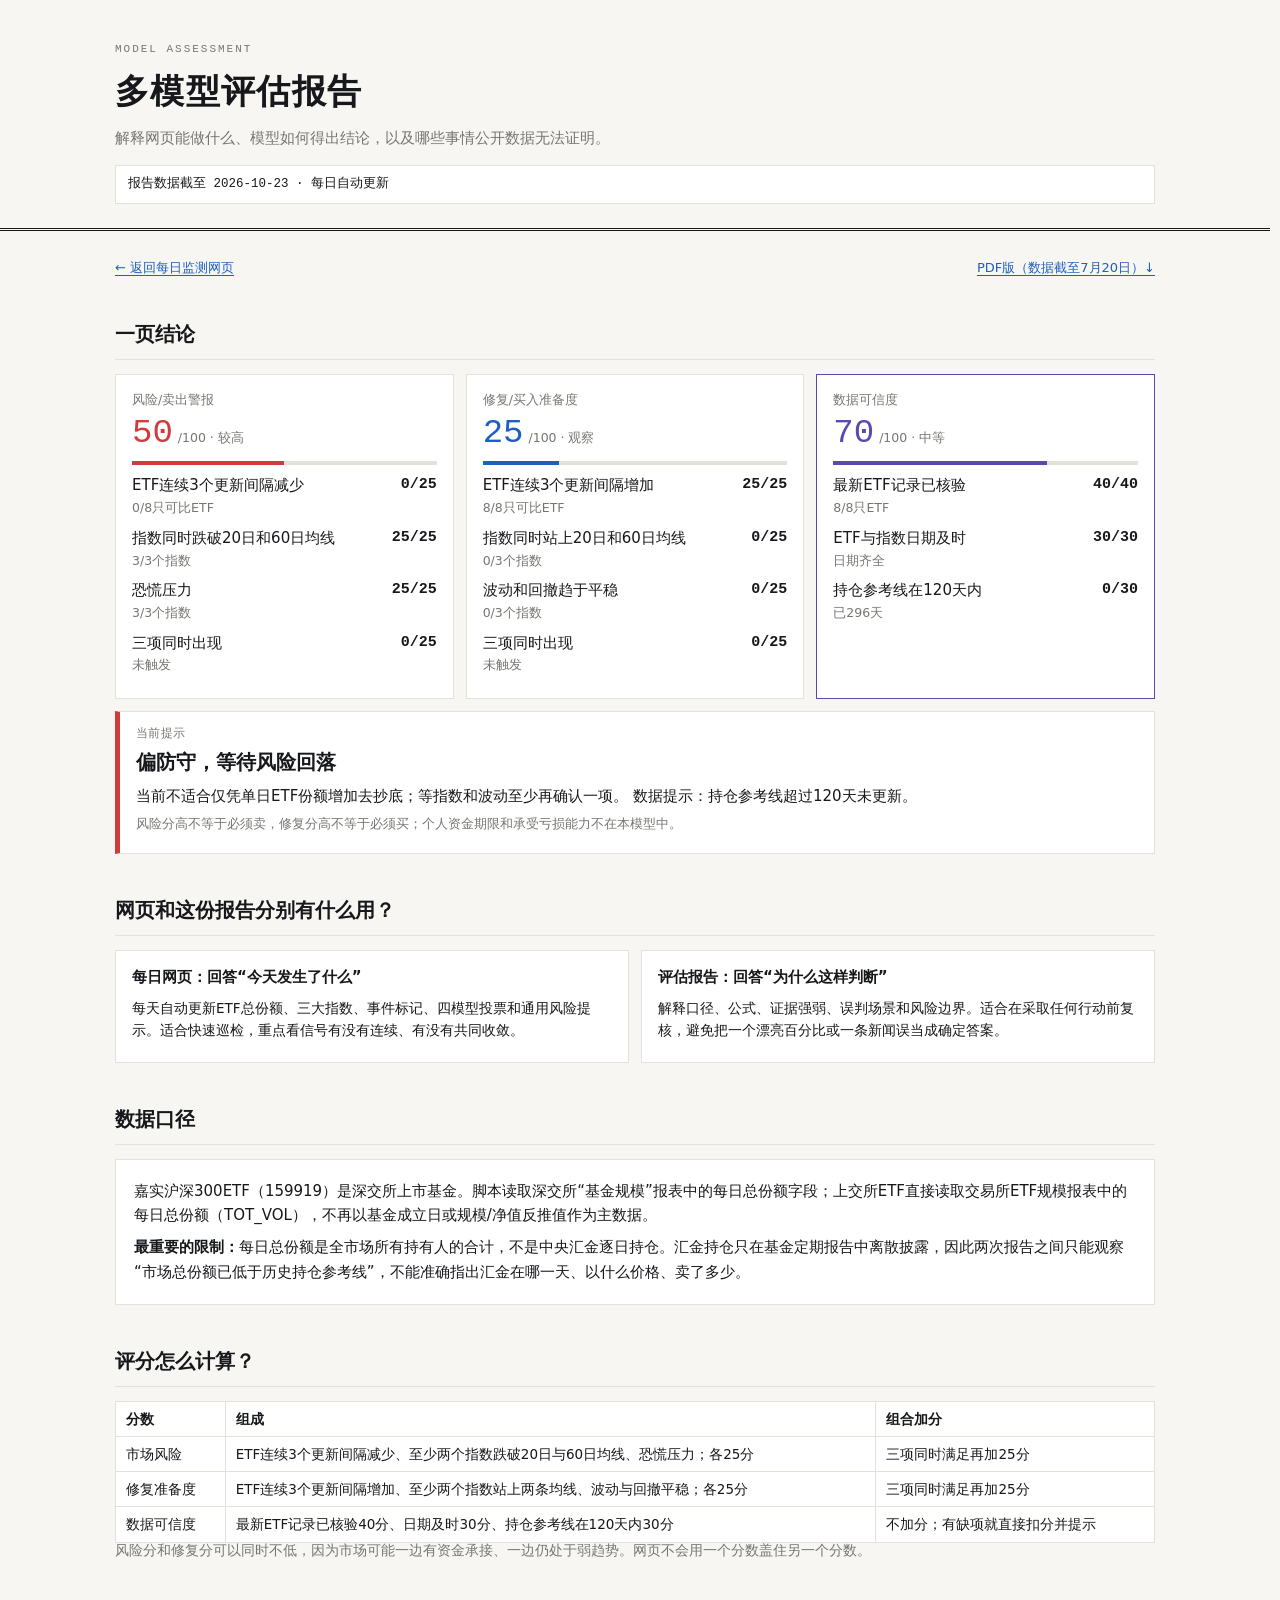
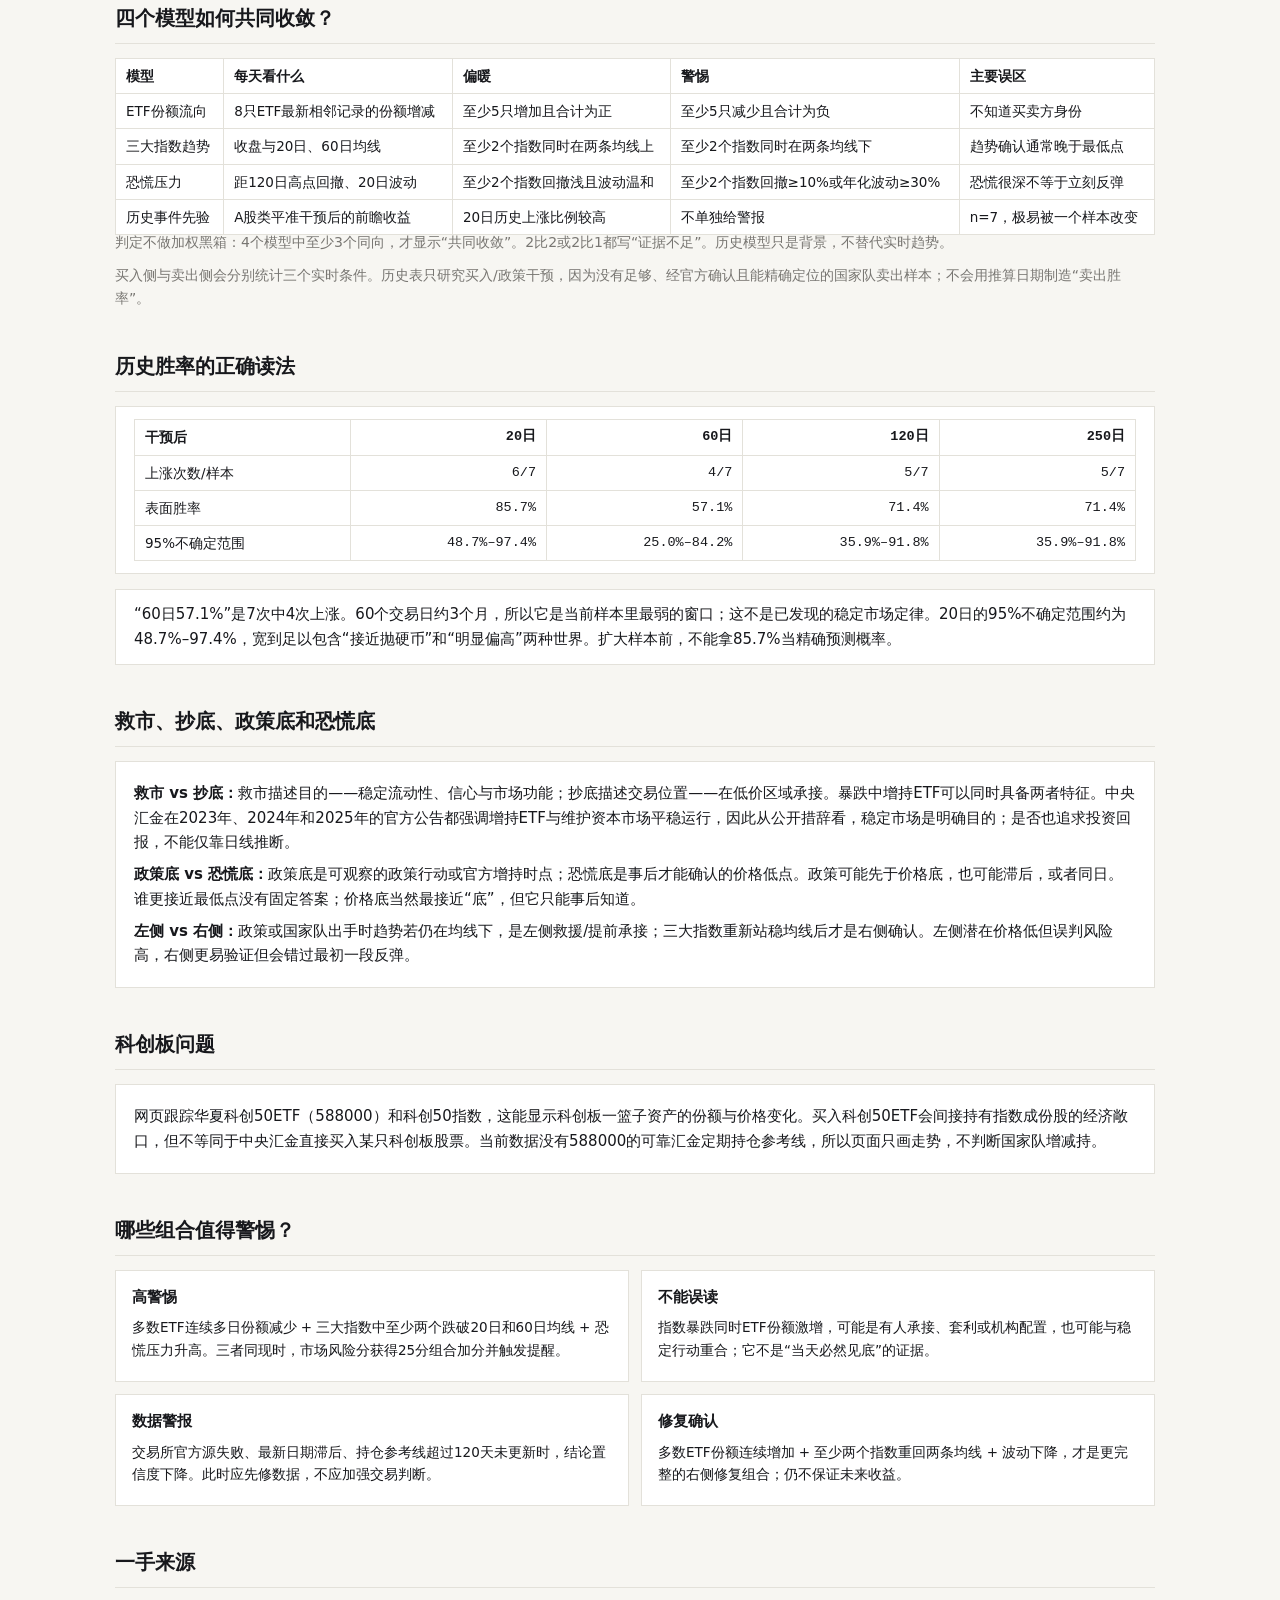
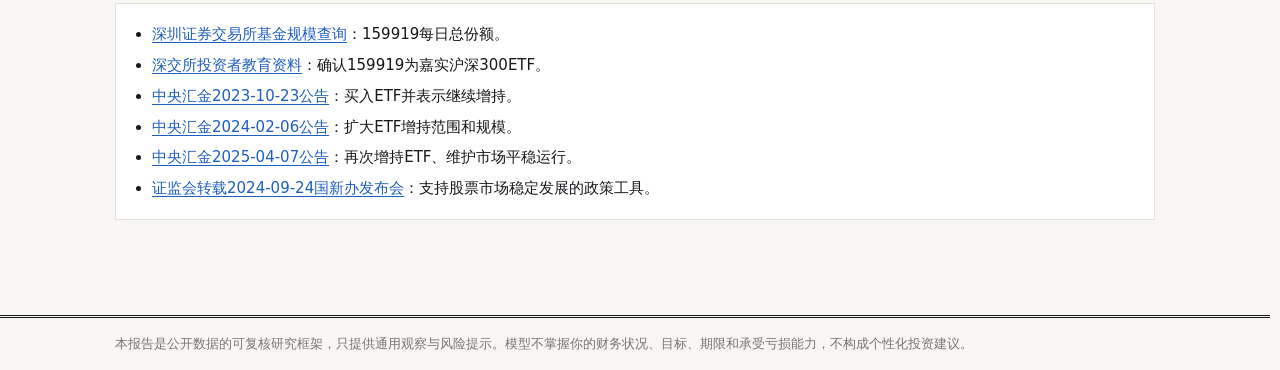
<file: report.html>
<!DOCTYPE html>
<html lang="zh-CN">
<head>
<meta charset="UTF-8">
<meta name="viewport" content="width=device-width, initial-scale=1.0">
<title>A股平准干预 · 模型评估报告</title>
<link rel="stylesheet" href="assets/style.css?v=20260721-score1">
</head>
<body>
<header class="masthead">
  <div class="masthead-inner">
    <p class="eyebrow">MODEL ASSESSMENT</p>
    <h1>多模型评估报告</h1>
    <p class="subtitle">解释网页能做什么、模型如何得出结论，以及哪些事情公开数据无法证明。</p>
    <p class="statusline" id="report-status">读取最新评估中…</p>
  </div>
</header>

<main class="report-main">
  <p class="report-nav"><a class="text-link" href="index.html">← 返回每日监测网页</a><a class="text-link" href="output/pdf/etf-monitor-assessment-guide.pdf" download>PDF版（数据截至7月20日）↓</a></p>

  <section aria-labelledby="r-summary">
    <h2 id="r-summary">一页结论</h2>
    <div id="report-summary" class="assessment"><p class="empty">加载中…</p></div>
  </section>

  <section aria-labelledby="r-purpose">
    <h2 id="r-purpose">网页和这份报告分别有什么用？</h2>
    <div class="explain-grid">
      <article class="explain-card">
        <h3>每日网页：回答“今天发生了什么”</h3>
        <p>每天自动更新ETF总份额、三大指数、事件标记、四模型投票和通用风险提示。适合快速巡检，重点看信号有没有连续、有没有共同收敛。</p>
      </article>
      <article class="explain-card">
        <h3>评估报告：回答“为什么这样判断”</h3>
        <p>解释口径、公式、证据强弱、误判场景和风险边界。适合在采取任何行动前复核，避免把一个漂亮百分比或一条新闻误当成确定答案。</p>
      </article>
    </div>
  </section>

  <section aria-labelledby="r-scope">
    <h2 id="r-scope">数据口径</h2>
    <div class="report-prose">
      <p>嘉实沪深300ETF（159919）是深交所上市基金。脚本读取深交所“基金规模”报表中的每日总份额字段；上交所ETF直接读取交易所ETF规模报表中的每日总份额（TOT_VOL），不再以基金成立日或规模/净值反推值作为主数据。</p>
      <p><strong>最重要的限制：</strong>每日总份额是全市场所有持有人的合计，不是中央汇金逐日持仓。汇金持仓只在基金定期报告中离散披露，因此两次报告之间只能观察“市场总份额已低于历史持仓参考线”，不能准确指出汇金在哪一天、以什么价格、卖了多少。</p>
    </div>
  </section>

  <section aria-labelledby="r-score">
    <h2 id="r-score">评分怎么计算？</h2>
    <div class="table-scroll">
      <table class="study-table model-table">
        <tr><th>分数</th><th>组成</th><th>组合加分</th></tr>
        <tr><td>市场风险</td><td>ETF连续3个更新间隔减少、至少两个指数跌破20日与60日均线、恐慌压力；各25分</td><td>三项同时满足再加25分</td></tr>
        <tr><td>修复准备度</td><td>ETF连续3个更新间隔增加、至少两个指数站上两条均线、波动与回撤平稳；各25分</td><td>三项同时满足再加25分</td></tr>
        <tr><td>数据可信度</td><td>最新ETF记录已核验40分、日期及时30分、持仓参考线在120天内30分</td><td>不加分；有缺项就直接扣分并提示</td></tr>
      </table>
    </div>
    <p class="lead">风险分和修复分可以同时不低，因为市场可能一边有资金承接、一边仍处于弱趋势。网页不会用一个分数盖住另一个分数。</p>
  </section>

  <section aria-labelledby="r-models">
    <h2 id="r-models">四个模型如何共同收敛？</h2>
    <div class="table-scroll">
      <table class="study-table model-table">
        <tr><th>模型</th><th>每天看什么</th><th>偏暖</th><th>警惕</th><th>主要误区</th></tr>
        <tr><td>ETF份额流向</td><td>8只ETF最新相邻记录的份额增减</td><td>至少5只增加且合计为正</td><td>至少5只减少且合计为负</td><td>不知道买卖方身份</td></tr>
        <tr><td>三大指数趋势</td><td>收盘与20日、60日均线</td><td>至少2个指数同时在两条均线上</td><td>至少2个指数同时在两条均线下</td><td>趋势确认通常晚于最低点</td></tr>
        <tr><td>恐慌压力</td><td>距120日高点回撤、20日波动</td><td>至少2个指数回撤浅且波动温和</td><td>至少2个指数回撤≥10%或年化波动≥30%</td><td>恐慌很深不等于立刻反弹</td></tr>
        <tr><td>历史事件先验</td><td>A股类平准干预后的前瞻收益</td><td>20日历史上涨比例较高</td><td>不单独给警报</td><td>n=7，极易被一个样本改变</td></tr>
      </table>
    </div>
    <p class="lead">判定不做加权黑箱：4个模型中至少3个同向，才显示“共同收敛”。2比2或2比1都写“证据不足”。历史模型只是背景，不替代实时趋势。</p>
    <p class="lead">买入侧与卖出侧会分别统计三个实时条件。历史表只研究买入/政策干预，因为没有足够、经官方确认且能精确定位的国家队卖出样本；不会用推算日期制造“卖出胜率”。</p>
  </section>

  <section aria-labelledby="r-history">
    <h2 id="r-history">历史胜率的正确读法</h2>
    <div id="report-history" class="report-prose"><p class="empty">加载中…</p></div>
    <p class="report-prose">“60日57.1%”是7次中4次上涨。60个交易日约3个月，所以它是当前样本里最弱的窗口；这不是已发现的稳定市场定律。20日的95%不确定范围约为48.7%–97.4%，宽到足以包含“接近抛硬币”和“明显偏高”两种世界。扩大样本前，不能拿85.7%当精确预测概率。</p>
  </section>

  <section aria-labelledby="r-rescue">
    <h2 id="r-rescue">救市、抄底、政策底和恐慌底</h2>
    <div class="report-prose">
      <p><strong>救市 vs 抄底：</strong>救市描述目的——稳定流动性、信心与市场功能；抄底描述交易位置——在低价区域承接。暴跌中增持ETF可以同时具备两者特征。中央汇金在2023年、2024年和2025年的官方公告都强调增持ETF与维护资本市场平稳运行，因此从公开措辞看，稳定市场是明确目的；是否也追求投资回报，不能仅靠日线推断。</p>
      <p><strong>政策底 vs 恐慌底：</strong>政策底是可观察的政策行动或官方增持时点；恐慌底是事后才能确认的价格低点。政策可能先于价格底，也可能滞后，或者同日。谁更接近最低点没有固定答案；价格底当然最接近“底”，但它只能事后知道。</p>
      <p><strong>左侧 vs 右侧：</strong>政策或国家队出手时趋势若仍在均线下，是左侧救援/提前承接；三大指数重新站稳均线后才是右侧确认。左侧潜在价格低但误判风险高，右侧更易验证但会错过最初一段反弹。</p>
    </div>
  </section>

  <section aria-labelledby="r-star">
    <h2 id="r-star">科创板问题</h2>
    <div class="report-prose">
      <p>网页跟踪华夏科创50ETF（588000）和科创50指数，这能显示科创板一篮子资产的份额与价格变化。买入科创50ETF会间接持有指数成份股的经济敞口，但不等同于中央汇金直接买入某只科创板股票。当前数据没有588000的可靠汇金定期持仓参考线，所以页面只画走势，不判断国家队增减持。</p>
    </div>
  </section>

  <section aria-labelledby="r-alert">
    <h2 id="r-alert">哪些组合值得警惕？</h2>
    <div class="alert-grid">
      <article class="explain-card"><h3>高警惕</h3><p>多数ETF连续多日份额减少 + 三大指数中至少两个跌破20日和60日均线 + 恐慌压力升高。三者同现时，市场风险分获得25分组合加分并触发提醒。</p></article>
      <article class="explain-card"><h3>不能误读</h3><p>指数暴跌同时ETF份额激增，可能是有人承接、套利或机构配置，也可能与稳定行动重合；它不是“当天必然见底”的证据。</p></article>
      <article class="explain-card"><h3>数据警报</h3><p>交易所官方源失败、最新日期滞后、持仓参考线超过120天未更新时，结论置信度下降。此时应先修数据，不应加强交易判断。</p></article>
      <article class="explain-card"><h3>修复确认</h3><p>多数ETF份额连续增加 + 至少两个指数重回两条均线 + 波动下降，才是更完整的右侧修复组合；仍不保证未来收益。</p></article>
    </div>
  </section>

  <section aria-labelledby="r-sources">
    <h2 id="r-sources">一手来源</h2>
    <ul class="source-list">
      <li><a href="https://fund.szse.cn/marketdata/fundslist/index.html">深圳证券交易所基金规模查询</a>：159919每日总份额。</li>
      <li><a href="https://investor.szse.cn/institute/rules/t20230316_599258.html">深交所投资者教育资料</a>：确认159919为嘉实沪深300ETF。</li>
      <li><a href="https://www.huijin-inv.cn/huijin-inv/c100074/2023-10/1002226.shtml">中央汇金2023-10-23公告</a>：买入ETF并表示继续增持。</li>
      <li><a href="https://www.huijin-inv.cn/huijin-inv/c100077/2024-02/1002262.shtml">中央汇金2024-02-06公告</a>：扩大ETF增持范围和规模。</li>
      <li><a href="https://www.huijin-inv.cn/huijin-inv/SC20252/2025-04/1002841.shtml">中央汇金2025-04-07公告</a>：再次增持ETF、维护市场平稳运行。</li>
      <li><a href="https://www.csrc.gov.cn/csrc/c106311/c7508374/content.shtml">证监会转载2024-09-24国新办发布会</a>：支持股票市场稳定发展的政策工具。</li>
    </ul>
  </section>
</main>

<footer><p>本报告是公开数据的可复核研究框架，只提供通用观察与风险提示。模型不掌握你的财务状况、目标、期限和承受亏损能力，不构成个性化投资建议。</p></footer>
<script src="assets/report.js?v=20260721-score1"></script>
</body>
</html>
</file>
<file: assets/style.css>
/* 平准基金观测站 —— 数据终端风格
   纸白/墨色为底，仅保留信号色：蓝(偏暖/政策) 红(恐慌) 橙(风险) 紫(政策事件) */
:root {
  --paper: #f7f6f2;
  --surface: #ffffff;
  --ink: #17181c;
  --muted: #787672;
  --line: #e3e1da;
  --blue: #1f5fbf;
  --red: #d23b3b;
  --orange: #d97b1f;
  --yellow: #d4a000;
  --violet: #5b48b0;
  --mono: ui-monospace, "SF Mono", "Cascadia Mono", Consolas, monospace;
  --serif: "Songti SC", "Noto Serif SC", "SimSun", serif;
  --sans: system-ui, "PingFang SC", "Microsoft YaHei", "Noto Sans SC", sans-serif;
  --focus: #1f5fbf;
  --scroll-thumb: #787672;
}
@media (prefers-color-scheme: dark) {
  :root {
    --paper: #101114; --surface: #1a1c20; --ink: #e8e7e3;
    --muted: #9a9891; --line: #2b2d33;
  }
}
* { box-sizing: border-box; }
html { scrollbar-color: var(--scroll-thumb) var(--paper); scrollbar-width: thin; scrollbar-gutter: stable; }
* { scrollbar-color: var(--scroll-thumb) var(--paper); }
::-webkit-scrollbar { width: 10px; height: 10px; }
::-webkit-scrollbar-track { background: var(--paper); }
::-webkit-scrollbar-thumb { background: var(--scroll-thumb); border: 2px solid var(--paper); border-radius: 6px; }
::-webkit-scrollbar-thumb:hover { background: var(--ink); }
button, select, summary { cursor: pointer; }
button:disabled, select:disabled { cursor: not-allowed; opacity: .55; }
:focus-visible { outline: 3px solid var(--focus); outline-offset: 3px; }
[hidden] { display: none !important; }
body {
  margin: 0; background: var(--paper); color: var(--ink);
  font-family: var(--sans); line-height: 1.65; font-size: 15px;
}
.masthead { border-bottom: 3px double var(--ink); }
.masthead-inner { max-width: 1080px; margin: 0 auto; padding: 40px 20px 24px; }
.eyebrow {
  font-family: var(--mono); font-size: 11px; letter-spacing: .18em;
  color: var(--muted); margin: 0 0 6px;
}
h1 { font-family: var(--serif); font-size: 34px; margin: 0 0 6px; letter-spacing: .04em; }
.subtitle { margin: 0; color: var(--muted); }
.statusline {
  font-family: var(--mono); font-size: 12.5px; margin: 14px 0 0;
  padding: 8px 12px; background: var(--surface); border: 1px solid var(--line);
}
main { max-width: 1080px; margin: 0 auto; padding: 8px 20px 40px; }
.scope-banner {
  margin: 18px 0 0; padding: 12px 15px; background: color-mix(in srgb, var(--blue) 7%, var(--surface));
  border-left: 4px solid var(--blue); font-size: 13.5px;
}
h2 {
  font-family: var(--serif); font-size: 20px; margin: 40px 0 14px;
  padding-bottom: 8px; border-bottom: 1px solid var(--line);
}
.h-note { font-family: var(--sans); font-size: 12.5px; font-weight: 400; color: var(--muted); margin-left: 8px; }
.event-legend { display: inline-flex; flex-wrap: wrap; align-items: center; gap: 4px; }
.event-legend > span { white-space: nowrap; }
.event-legend > b { font-weight: 400; color: var(--muted); }
.legend-dot {
  display: inline-block; width: 8px; height: 8px; margin: 0 2px;
  border-radius: 50%; vertical-align: 1px;
}
.legend-dot.buy { background: var(--blue); }
.legend-dot.official-buy { background: var(--yellow); }
.legend-dot.policy { background: var(--violet); }
.legend-dot.trough { background: var(--red); }
.legend-dot.sell { background: var(--orange); }
.section-heading { display: flex; align-items: baseline; justify-content: space-between; gap: 16px; border-bottom: 1px solid var(--line); margin-top: 40px; }
.section-heading h2 { border: 0; margin: 0; }
.heading-links, .report-nav { display: flex; align-items: center; justify-content: space-between; gap: 16px; }
.text-link, .lead a { color: var(--blue); text-underline-offset: 3px; }
.text-link { font-size: 13px; white-space: nowrap; }
.lead { color: var(--muted); font-size: 14px; margin: -4px 0 14px; }
.cards { display: grid; grid-template-columns: repeat(auto-fit, minmax(190px, 1fr)); gap: 12px; margin-top: 24px; }
.card { background: var(--surface); border: 1px solid var(--line); padding: 14px 16px; }
.card .k { font-size: 12.5px; color: var(--muted); margin: 0 0 2px; }
.card .v { font-family: var(--mono); font-size: 22px; margin: 0; }
.card .v.red { color: var(--red); }
.chart-grid { display: grid; grid-template-columns: repeat(auto-fit, minmax(440px, 1fr)); gap: 16px; }
.chart-grid.one-col { grid-template-columns: 1fr; }
.signal-summary {
  margin: 0 0 14px; padding: 12px 15px; background: var(--surface);
  border: 1px solid var(--line); border-left: 4px solid var(--blue); font-size: 13px;
}
.signal-summary p { margin: 3px 0; }
.signal-summary details { margin: 8px 0; }
.signal-summary summary { cursor: pointer; color: var(--blue); }
.signal-summary ul { list-style: none; margin: 8px 0 0; padding: 0; }
.signal-summary li {
  display: grid; grid-template-columns: 92px minmax(0, 1fr) auto;
  gap: 10px; padding: 4px 0; border-top: 1px solid var(--line);
}
.signal-summary time { color: var(--muted); font-family: var(--mono); }
.chart-box {
  min-width: 0; overflow: hidden;
  background: var(--surface); border: 1px solid var(--line); padding: 10px 6px 2px;
}
.chart-box .chart-title { font-size: 13.5px; margin: 2px 10px 0; display: flex; justify-content: space-between; gap: 12px; }
.chart-box .chart-title .badge { font-family: var(--mono); font-size: 12px; color: var(--red); }
.chart-meta { display: flex; flex-direction: column; align-items: flex-end; line-height: 1.35; }
.chart-range-controls { display: flex; align-items: center; justify-content: flex-end; gap: 6px; flex-wrap: wrap; }
.chart-latest { color: var(--muted); font: 11.5px var(--mono); white-space: nowrap; }
.chart-range-btn {
  appearance: none; border: 1px solid var(--line); border-radius: 3px;
  background: var(--surface); color: var(--blue); padding: 2px 7px;
  font: 11.5px/1.4 var(--sans); cursor: pointer; white-space: nowrap;
}
.chart-range-btn:hover { border-color: var(--blue); }
.chart { width: 100%; height: 300px; }
.chart.tall { height: 340px; }
.explain-grid, .model-grid { display: grid; grid-template-columns: repeat(2, minmax(0, 1fr)); gap: 12px; }
.explain-card, .model-card, .star-note, .action-guide, .verdict {
  background: var(--surface); border: 1px solid var(--line); padding: 14px 16px;
}
.explain-card h3, .model-card h3, .star-note h3, .action-guide h3, .verdict h3 {
  font-size: 15px; margin: 0 0 7px;
}
.explain-card p, .model-card p, .star-note p { margin: 6px 0; font-size: 13.5px; }
.term, .rule, .boundary { color: var(--muted); font-size: 12.5px !important; }
.assessment { display: grid; gap: 12px; }
.score-grid { display: grid; grid-template-columns: repeat(3, minmax(0, 1fr)); gap: 12px; }
.score-card {
  --score-color: var(--muted);
  background: var(--surface); border: 1px solid var(--line); padding: 15px 16px;
}
.score-card.risk { --score-color: var(--red); }
.score-card.repair { --score-color: var(--blue); }
.score-card.confidence { --score-color: var(--violet); }
.score-card.alert { border-color: var(--score-color); }
.score-label { color: var(--muted); font-size: 12.5px; margin: 0; }
.score-value { display: flex; align-items: baseline; gap: 5px; margin: 2px 0 8px; }
.score-value strong { color: var(--score-color); font: 34px/1.2 var(--mono); }
.score-value span { color: var(--muted); font-size: 12.5px; }
.score-track { height: 4px; overflow: hidden; background: var(--line); }
.score-track i { display: block; height: 100%; background: var(--score-color); }
.score-card details { margin-top: 10px; color: var(--muted); font-size: 12px; }
.score-card summary { cursor: pointer; }
.score-card ul { list-style: none; margin: 8px 0 0; padding: 0; }
.score-card li { display: grid; grid-template-columns: 1fr auto; column-gap: 8px; margin: 7px 0; }
.score-card li strong { color: var(--ink); font-family: var(--mono); }
.score-card li small { grid-column: 1 / -1; color: var(--muted); }
.score-signal { --signal-color: var(--muted); background: var(--surface); border: 1px solid var(--line); border-left: 5px solid var(--signal-color); padding: 14px 16px; }
.score-signal.risk_priority, .score-signal.defensive { --signal-color: var(--red); }
.score-signal.repair_confirmed, .score-signal.watch_repair { --signal-color: var(--blue); }
.score-signal.data_first { --signal-color: var(--orange); }
.score-signal h3 { font-family: var(--serif); font-size: 20px; margin: 0 0 5px; }
.score-signal p { margin: 5px 0; }
.two-sided-grid { display: grid; grid-template-columns: repeat(2, minmax(0, 1fr)); gap: 12px; }
.side-card { background: var(--surface); border: 1px solid var(--line); border-top: 3px solid var(--blue); padding: 13px 16px; }
.side-card.sell { border-top-color: var(--orange); }
.side-card h3 { font-size: 15px; margin: 0 0 7px; }
.side-card ul { list-style: none; margin: 8px 0; padding: 0; }
.side-card li { margin: 5px 0; }
.side-card .met { font-weight: 650; }
.side-card .not-met { color: var(--muted); }
.history-boundary { margin: 0; padding: 9px 12px; color: var(--muted); border: 1px dashed var(--line); font-size: 12.5px; }
.verdict { border-left: 5px solid var(--muted); }
.verdict.repair { border-left-color: var(--blue); }
.verdict.risk { border-left-color: var(--red); }
.verdict h3 { font-family: var(--serif); font-size: 21px; }
.verdict p { margin: 5px 0; }
.verdict-k { margin: 0 0 5px !important; color: var(--muted); font: 11.5px var(--mono); letter-spacing: .04em; }
.model-head { display: flex; align-items: flex-start; justify-content: space-between; gap: 8px; }
.vote { border: 1px solid var(--line); border-radius: 99px; padding: 1px 8px; font-size: 11px; white-space: nowrap; }
.model-card.support .vote { color: var(--blue); border-color: color-mix(in srgb, var(--blue) 45%, var(--line)); }
.model-card.risk .vote { color: var(--red); border-color: color-mix(in srgb, var(--red) 45%, var(--line)); }
.model-title { font-weight: 650; }
.action-guide { border-top: 3px solid var(--blue); }
.action-guide ul { margin: 8px 0; padding-left: 20px; }
.action-guide li { margin: 5px 0; }
.star-note { background: color-mix(in srgb, var(--violet) 5%, var(--surface)); }
.study-plain { background: color-mix(in srgb, var(--blue) 6%, var(--surface)); border-left: 4px solid var(--blue); padding: 12px 14px; margin-bottom: 12px; font-size: 13.5px; }
.report-main > p:first-child { margin-top: 18px; }
.report-prose { background: var(--surface); border: 1px solid var(--line); padding: 12px 18px; }
.report-prose p { margin: 7px 0; }
.alert-grid { display: grid; grid-template-columns: repeat(2, minmax(0, 1fr)); gap: 12px; }
.source-list { background: var(--surface); border: 1px solid var(--line); padding: 12px 18px 12px 36px; }
.source-list li { margin: 6px 0; }
.source-list a { color: var(--blue); text-underline-offset: 3px; }
.table-scroll { overflow-x: auto; }
.model-table { min-width: 760px; }
.model-table th, .model-table td { text-align: left !important; font-family: var(--sans) !important; }
table.study-table { width: 100%; border-collapse: collapse; font-size: 13.5px; background: var(--surface); }
table.study-table th, table.study-table td {
  border: 1px solid var(--line); padding: 6px 10px; text-align: right;
  font-family: var(--mono);
}
table.study-table th:first-child, table.study-table td:first-child { text-align: left; font-family: var(--sans); }
table.study-table caption { text-align: left; font-size: 12.5px; color: var(--muted); padding: 6px 0; caption-side: bottom; }
.pos { color: var(--red); }   /* A股惯例: 红涨 */
.neg { color: #1e7d3c; }      /* 绿跌 */
.comment { background: var(--surface); border: 1px solid var(--line); padding: 4px 18px; margin-bottom: 12px; }
.comment h3 { font-family: var(--mono); font-size: 14px; }
.empty { color: var(--muted); }
footer { border-top: 3px double var(--ink); margin-top: 40px; }
footer p { max-width: 1080px; margin: 0 auto; padding: 16px 20px; font-size: 12.5px; color: var(--muted); }
.warn { color: var(--orange); font-weight: 600; }
code { font-family: var(--mono); background: var(--surface); border: 1px solid var(--line); padding: 1px 5px; font-size: 12.5px; }
:focus-visible { outline: 2px solid var(--blue); outline-offset: 2px; }
@media (prefers-reduced-motion: reduce) { * { animation: none !important; transition: none !important; } }
@media (max-width: 720px) {
  .explain-grid, .model-grid, .alert-grid, .two-sided-grid, .score-grid { grid-template-columns: 1fr; }
  .section-heading { align-items: flex-start; flex-direction: column; gap: 0; padding-bottom: 8px; }
  .chart-box .chart-title { align-items: flex-start; }
  .chart-meta { max-width: 58%; }
}
@media (max-width: 520px) {
  .chart-grid { grid-template-columns: 1fr; }
  h1 { font-size: 27px; }
  .h-note { display: block; margin: 4px 0 0; }
  table.study-table { font-size: 11px; }
  table.study-table th, table.study-table td { padding: 5px 4px; }
  .signal-summary li { grid-template-columns: 86px 1fr; }
  .signal-summary li strong { grid-column: 2; }
}
</file>
